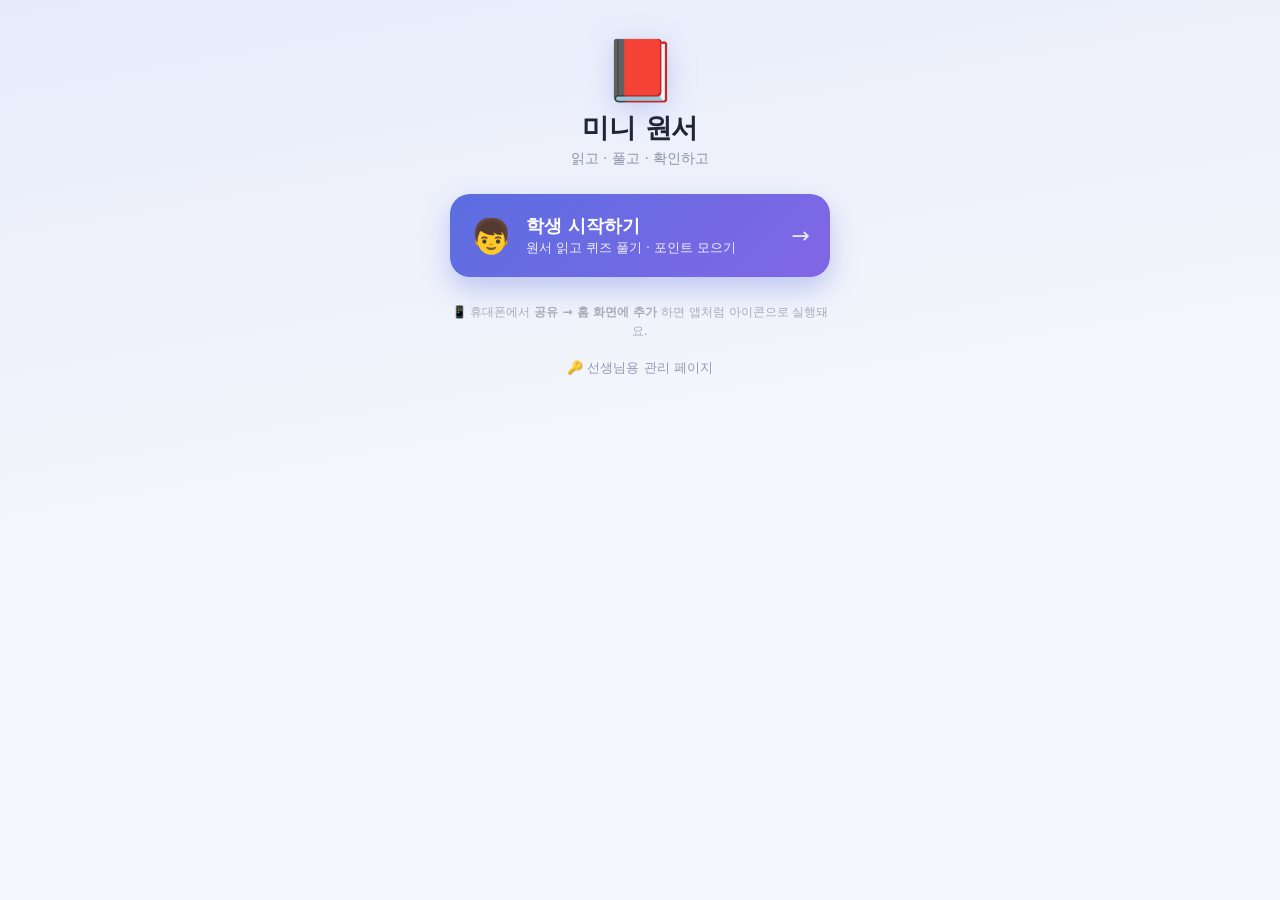
<file: public/mini/index.html>
<!DOCTYPE html>
<html lang="ko">
<head>
<meta charset="UTF-8">
<meta name="viewport" content="width=device-width, initial-scale=1.0, viewport-fit=cover">
<title>미니 원서</title>
<link rel="manifest" href="/mini/manifest.json">
<meta name="theme-color" content="#5b6ee0">
<meta name="apple-mobile-web-app-capable" content="yes">
<meta name="apple-mobile-web-app-title" content="원서">
<link rel="icon" href="data:image/svg+xml,<svg xmlns='http://www.w3.org/2000/svg' viewBox='0 0 100 100'><text y='.9em' font-size='90'>📕</text></svg>">
<style>
  /* 색은 여기 --brand / --brand-2 만 바꾸면 됩니다 */
  :root { --brand:#5b6ee0; --brand-2:#8266e6; }
  * { box-sizing:border-box; }
  body { margin:0; min-height:100vh; background:linear-gradient(170deg,#e7ecfb,#f6f7fc 55%); font-family:'Noto Sans KR',system-ui,-apple-system,sans-serif; -webkit-font-smoothing:antialiased; display:flex; flex-direction:column; align-items:center; padding:40px 22px 32px; }
  .shell { width:100%; max-width:380px; }
  .hero { text-align:center; margin-bottom:26px; }
  .logo { font-size:60px; filter:drop-shadow(0 6px 14px rgba(91,110,224,.28)); line-height:1; }
  h1 { font-size:27px; margin:10px 0 4px; color:#202538; font-weight:800; letter-spacing:-.01em; }
  .sub { color:#8a90a6; font-size:14px; }

  /* 학생 대형 카드 */
  a.student { display:flex; align-items:center; gap:14px; text-decoration:none; padding:20px; border-radius:20px; margin-bottom:26px;
    background:linear-gradient(135deg,var(--brand),var(--brand-2)); color:#fff; box-shadow:0 12px 28px rgba(91,110,224,.34); transition:transform .12s ease, box-shadow .18s ease; }
  a.student:hover { transform:translateY(-2px); box-shadow:0 16px 34px rgba(91,110,224,.42); }
  a.student .ic { font-size:34px; flex:0 0 auto; }
  a.student .tt { display:block; font-size:18px; font-weight:800; }
  a.student .dd { display:block; font-size:12.5px; opacity:.9; margin-top:2px; }
  a.student .arw { margin-left:auto; font-size:22px; opacity:.85; }

  .label { font-size:12px; font-weight:800; color:#9298b0; letter-spacing:.04em; margin:0 4px 10px; text-transform:uppercase; }

  /* 선생님 도구 카드 */
  a.tool { display:flex; align-items:center; gap:13px; text-decoration:none; padding:15px 16px; border-radius:15px; margin-bottom:11px;
    background:#fff; border:1.5px solid #e4e8f6; box-shadow:0 4px 14px rgba(40,50,90,.05); transition:transform .12s ease, box-shadow .18s ease, border-color .18s; }
  a.tool:hover { transform:translateY(-2px); box-shadow:0 8px 20px rgba(40,50,90,.1); border-color:var(--brand); }
  a.tool .ic { width:44px; height:44px; flex:0 0 auto; border-radius:12px; display:flex; align-items:center; justify-content:center; font-size:22px; background:#eef1fc; }
  a.tool .tt { display:block; font-size:15.5px; font-weight:800; color:#242a40; }
  a.tool .dd { display:block; font-size:12px; color:#9298b0; margin-top:1px; }
  a.tool .arw { margin-left:auto; color:#c3c8dc; font-size:20px; }

  .tip { margin-top:22px; color:#aab; font-size:12px; text-align:center; line-height:1.6; }
  .teacher-link { display:block; text-align:center; margin-top:18px; color:#9298b0; font-size:13px; text-decoration:none; }
  .teacher-link:hover { color:var(--brand); text-decoration:underline; }
</style>
</head>
<body>
  <div class="shell">
    <div class="hero">
      <div class="logo">📕</div>
      <h1>미니 원서</h1>
      <div class="sub">읽고 · 풀고 · 확인하고</div>
    </div>

    <a class="student" href="/mini/reader.html">
      <span class="ic">👦</span>
      <span><span class="tt">학생 시작하기</span><span class="dd">원서 읽고 퀴즈 풀기 · 포인트 모으기</span></span>
      <span class="arw">→</span>
    </a>

    <div class="tip">📱 휴대폰에서 <b>공유 → 홈 화면에 추가</b> 하면 앱처럼 아이콘으로 실행돼요.</div>
    <a class="teacher-link" href="/mini/admin.html">🔑 선생님용 관리 페이지</a>
  </div>
</body>
</html>
</file>
